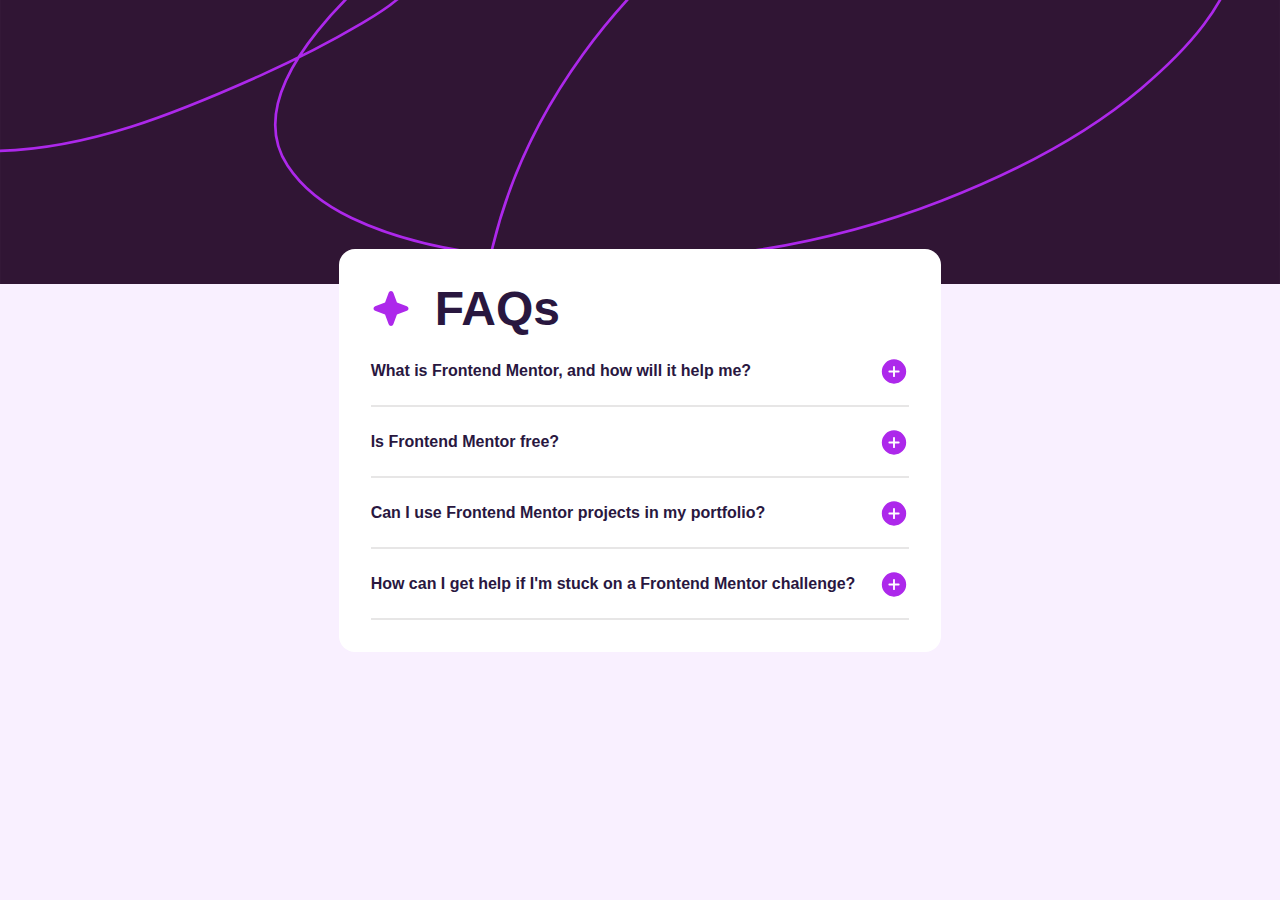
<file: index.html>
<!DOCTYPE html>
<html lang="en">
    <head>
        <meta charset="UTF-8">
        <meta name="viewport" content="width=device-width, initial-scale=1.0">
    
        <link rel="shortcut icon" href="img/favicon-32x32.png" type="image/x-icon">
        
        <link rel="stylesheet" href="styles.css">
        <title>FAQ accordion</title>
    </head>
    <body>
        <main class="window__faqs">
            <div class="basis__faqs position__relative">
                <div class="gap__low display__flex align__items ">
                    <img src="img/icon-star.svg" alt="image" class="media__width">
                    <h1 class="font__big size__big dark__violet">FAQs</h1>
                </div>
               <section class="display__flex flex__column section__list position__relative home__section"> 
                <div class="display__flex align__items opening__text gap__low position__relative">
                    <p class="dark__violet font__big">What is Frontend Mentor, and how will it help me?</p>
                        <img src="img/icon-plus.svg" alt="image" class="cursor__pointer open-content">
                    </div>
                     <p class="padding__bottom invisibility__text light__violet">
                        Frontend Mentor offers realistic coding challenges to help<br>
                        developers improve their frontend coding skills with projects in<br>
                        HTML, CSS, and JavaScript. It's suitable for all levels and ideal for<br>
                        portfolio building.
                    </p>
                </section>
                <section class="display__flex flex__column section__list position__relative home__section"> 
                    <div class="display__flex align__items opening__text gap__low position__relative">
                        <p class="dark__violet font__big">Is Frontend Mentor free?</p>
                            <img src="img/icon-plus.svg" alt="image" class="cursor__pointer open-content">
                        </div>
                         <p class="padding__bottom invisibility__text light__violet">
                            Yes, Frontend Mentor offers both free and premium coding challenges,<br> 
                            with the free option providing access to a range of projects suitable<br> 
                            for all skill levels.
                        </p>
                </section>

                <section class="display__flex flex__column section__list position__relative"> 
                    <div class="display__flex align__items opening__text gap__low position__relative">
                        <p class="dark__violet font__big">Can I use Frontend Mentor projects in my portfolio?</p>
                            <img src="img/icon-plus.svg" alt="image" class="cursor__pointer open-content">
                        </div>
                         <p class="padding__bottom invisibility__text light__violet">
                            Yes, you can use projects completed on Frontend Mentor in your<br>
                            portfolio. It's an excellent way to showcase your skills to potential employers!<br>
                        </p>
                </section>

                <section class="display__flex flex__column section__list position__relative"> 
                    <div class="display__flex align__items opening__text gap__low position__relative">
                        <p class="dark__violet font__big">How can I get help if I'm stuck on a Frontend Mentor challenge?</p>
                            <img src="img/icon-plus.svg" alt="image" class="cursor__pointer open-content">
                        </div>
                         <p class="padding__bottom invisibility__text light__violet">
                            The best place to get help is inside Frontend Mentor's Discord community.<br>
                            There's a help channel where you can ask questions and seek support<br>
                            from other community members.
                        </p>
                </section>
            </div>
        </main>
    </body>
    <script src="script.js"></script>
</html>
</file>
<file: styles.css>
* {
    font-family: Arial, Helvetica, sans-serif;
    padding: 0;
    margin: 0;
}

body {
    background-color: rgba(249, 240, 255, 1);
    background-image: url('img/background-pattern-desktop.svg');
    background-repeat: no-repeat;
    background-size: 100%;
}

.font__big {
    font-weight: 700;
}

.size__big {
    font-size: 3rem;
}

.dark__violet {
    color: #29173f;
}

.display__flex {
    display: flex;
}

.flex__column {
    flex-direction: column;
}

.align__items {
    align-items: center;
}

.cursor__pointer {
    cursor: pointer;
}

.position__relative {
    position: relative;
}

.position__absolute {
    position: absolute;
}

.padding__bottom {
    padding-bottom: 25px;
}

.light__violet {
    color: #a18aac;
}

.opening__text {
    padding-block: 20px;
    justify-content: space-between;
}

.invisibility__text {
    display: none;
}

.visibility__text {
    display: block;
}

.animation__linear{
    transition: block .4s linear;
}

.width__space {
    width: 100%;
}

.background__pattern {
    z-index: 0;
}

.window__faqs {
    height: 100vh;
    display: grid;
    place-content: center;
}

.basis__faqs {
    background-color: #fff;
    padding: 2rem;
    border-radius: 1rem;
    z-index: 10;
}

.section__list::before {
    content: "";
    height: 2px;
    width: 100%;
    background-color: rgba(133, 131, 131, 0.2);
    position: absolute;
    bottom: 0;
}

.gap__low {
    gap: 1.5rem;
}

@media (max-width: 600px) {
    body {
        background-image: url('img/background-pattern-mobile.svg');
    }
    .basis__faqs {
        max-width: 300px;
    }
    .media__width {
        width: 25px;
    }
    .size__big {
        font-size: 2rem;
    }
}
</file>
